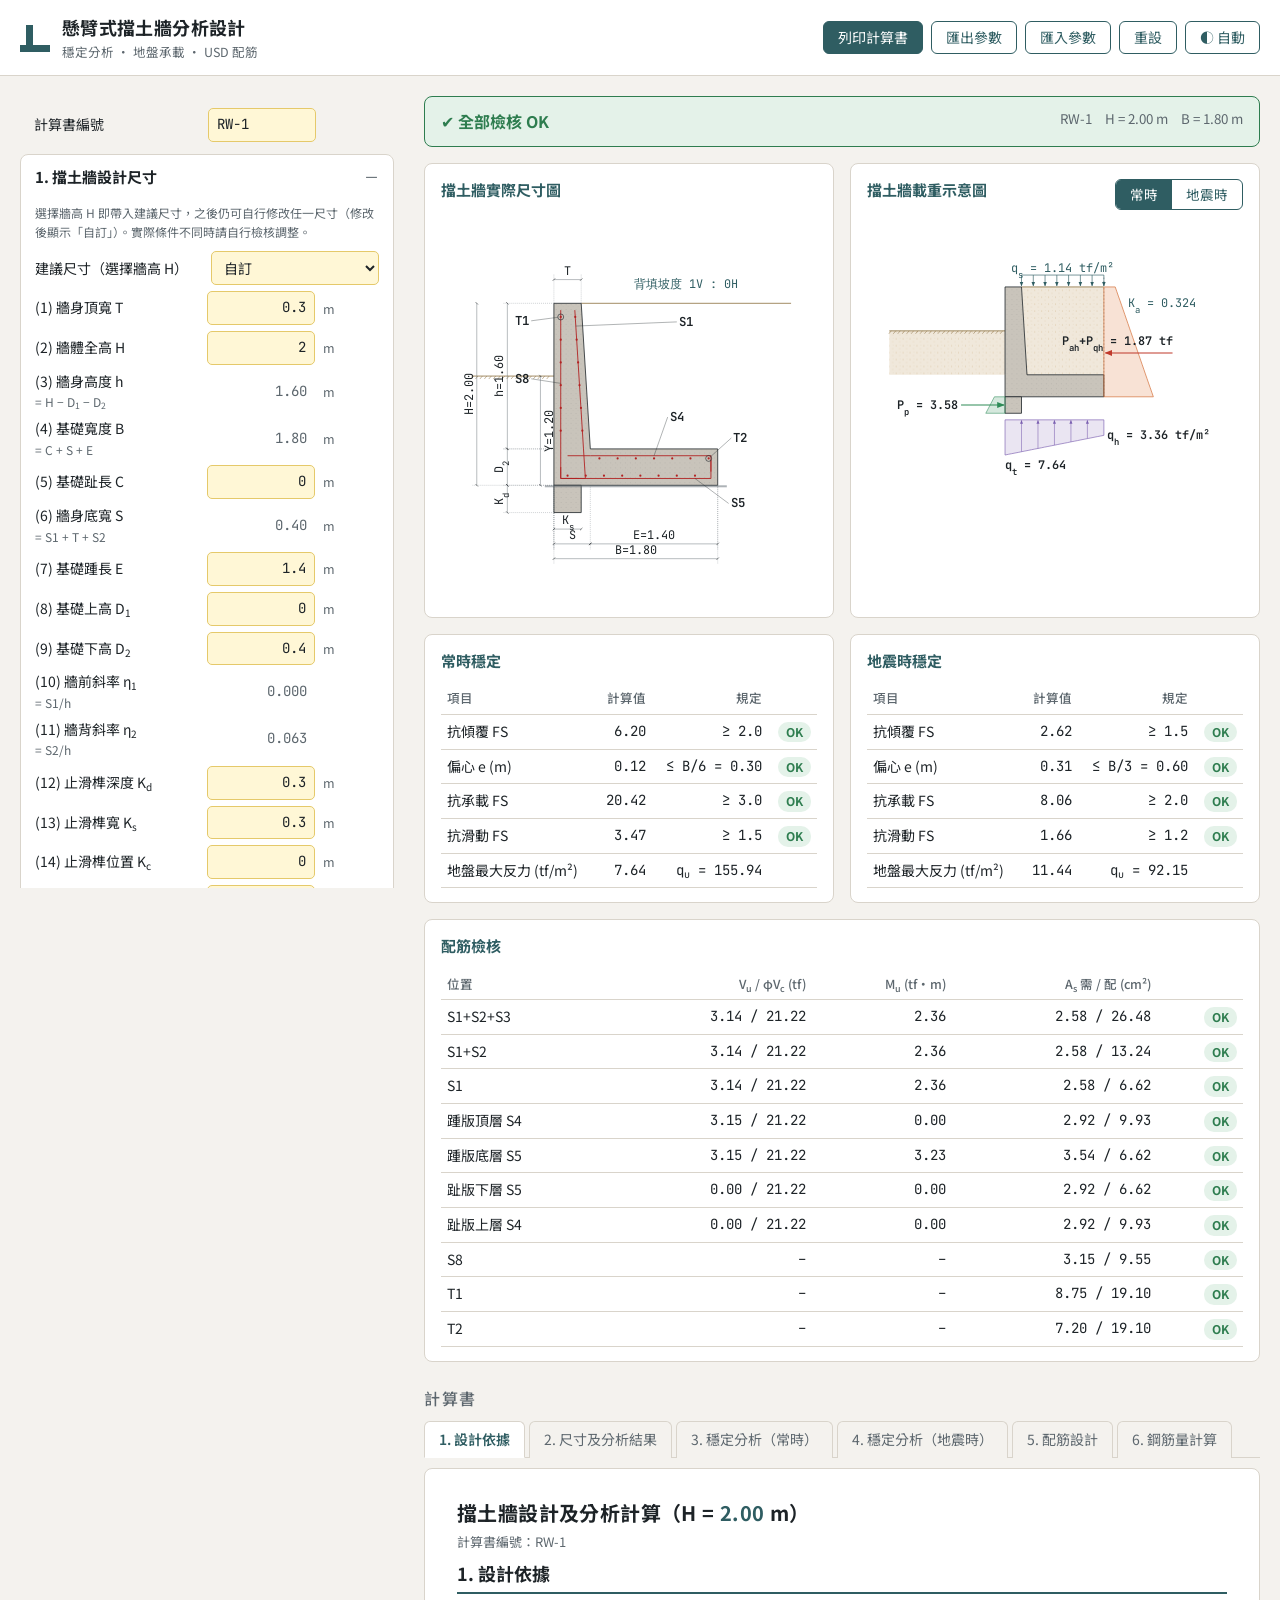
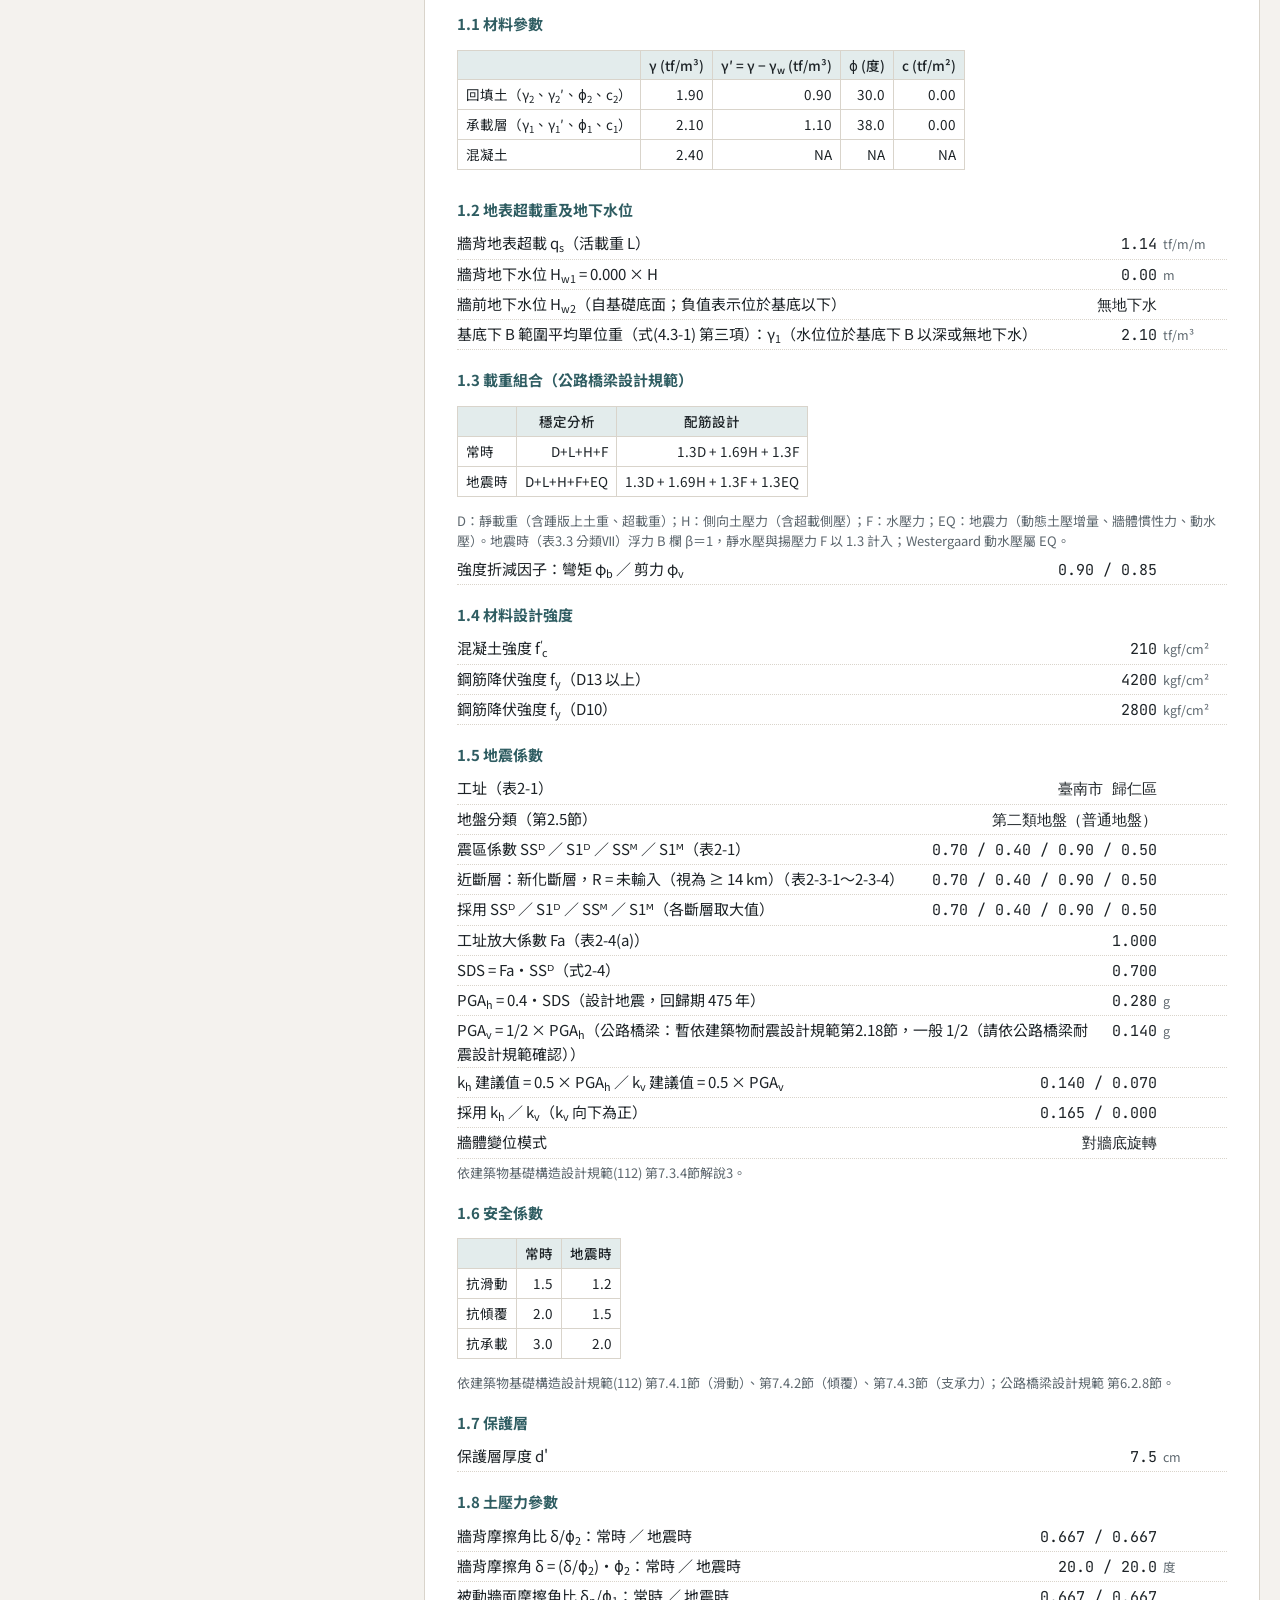
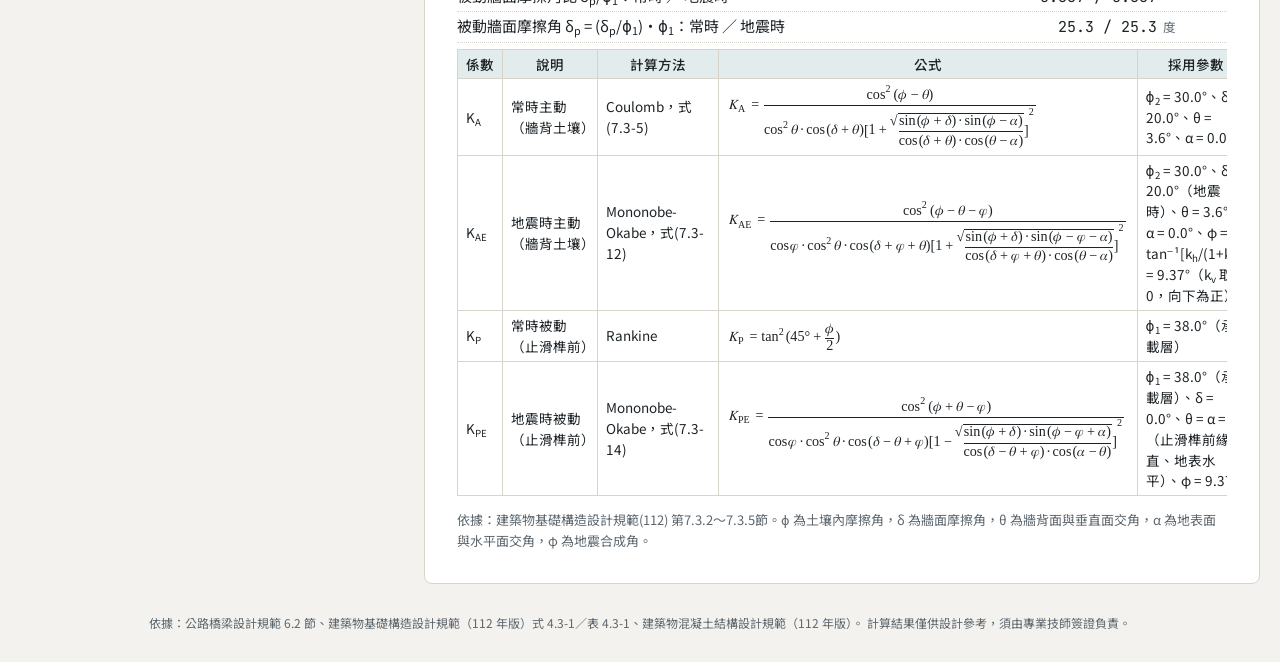
<file: index.html>
<!doctype html>
<html lang="zh-Hant-TW">
<head>
<meta charset="utf-8">
<meta name="viewport" content="width=device-width, initial-scale=1">
<title>懸臂式擋土牆分析設計</title>
<meta name="description" content="懸臂式擋土牆穩定分析與配筋設計（公路橋梁設計規範、建築物基礎構造設計規範、112年混凝土結構設計規範）">
<link rel="preconnect" href="https://fonts.googleapis.com">
<link rel="preconnect" href="https://fonts.gstatic.com" crossorigin>
<link href="https://fonts.googleapis.com/css2?family=Noto+Sans+TC:wght@400;500;700&family=JetBrains+Mono:wght@400;600&display=swap" rel="stylesheet">
<link rel="stylesheet" href="style.css?v=33">
</head>
<body>
<header class="topbar">
  <div class="brand">
    <span class="mark" aria-hidden="true"></span>
    <div>
      <h1>懸臂式擋土牆分析設計</h1>
      <p class="sub">穩定分析 · 地盤承載 · USD 配筋</p>
    </div>
  </div>
  <div class="actions">
    <button id="btnPrint" class="btn">列印計算書</button>
    <button id="btnSave" class="btn ghost">匯出參數</button>
    <label class="btn ghost" for="fileLoad">匯入參數</label>
    <input type="file" id="fileLoad" accept=".json" hidden>
    <button id="btnReset" class="btn ghost">重設</button>
    <button id="btnTheme" class="btn ghost" title="切換淺色／深色頁面">◐ 自動</button>
  </div>
</header>

<nav class="tabs" role="tablist">
  <button role="tab" data-tab="input" class="on">輸入</button>
  <button role="tab" data-tab="result">結果</button>
  <button role="tab" data-tab="report">計算書</button>
</nav>

<main class="layout">
  <section id="pane-input" class="pane input-pane on" aria-label="輸入參數">
    <form id="form" autocomplete="off"></form>
    <p class="legend"><span class="sw"></span>可輸入欄位，修改後即時重算</p>
  </section>

  <div class="right">
  <section id="pane-result" class="pane result-pane" aria-label="分析結果">
    <div id="verdict" class="verdict"></div>
    <div class="figs">
      <div class="card">
        <div class="card-h"><h2>擋土牆實際尺寸圖</h2></div>
        <div id="dims" class="figure"></div>
      </div>
      <div class="card">
        <div class="card-h"><h2>擋土牆載重示意圖</h2>
          <div class="seg" role="group" aria-label="載重狀況"><button data-mode="n" class="on">常時</button><button data-mode="e">地震時</button></div>
        </div>
        <div id="section" class="figure"></div>
      </div>
    </div>
    <div class="grid2">
      <div class="card"><h2>常時穩定</h2><div id="sumN"></div></div>
      <div class="card"><h2>地震時穩定</h2><div id="sumE"></div></div>
    </div>
    <div class="card"><h2>配筋檢核</h2><div id="sumRC"></div></div>
  </section>

  <section id="pane-report" class="pane report-pane" aria-label="計算書">
    <h2 class="report-title">計算書</h2>
    <div class="rtabs" role="tablist" aria-label="計算書分頁"><button data-rt="1" class="on">1. 設計依據</button><button data-rt="2">2. 尺寸及分析結果</button><button data-rt="3">3. 穩定分析（常時）</button><button data-rt="4">4. 穩定分析（地震時）</button><button data-rt="5">5. 配筋設計</button><button data-rt="6">6. 鋼筋量計算</button></div>
    <article id="report" class="report"></article>
  </section>
  </div>
</main>

<footer class="foot">
  依據：公路橋梁設計規範 6.2 節、建築物基礎構造設計規範（112 年版）式 4.3-1／表 4.3-1、建築物混凝土結構設計規範（112 年版）。
  計算結果僅供設計參考，須由專業技師簽證負責。
</footer>

<script src="seisdata.js?v=1"></script>
<script src="calc.js?v=42"></script>
<script src="draw.js?v=12"></script>
<script src="sym.js?v=9"></script>
<script src="app.js?v=82"></script>
</body>
</html>
</file>
<file: style.css>
:root {
  --bg: #f4f2ee;
  --paper: #ffffff;
  --ink: #1d2327;
  --muted: #5d676e;
  --line: #d9d4cb;
  --accent: #2f5d62;
  --accent-soft: #e3ecec;
  --input: #fff7d6;
  --input-line: #e5c96a;
  --ok: #2e7d4f;
  --ok-soft: #e4f2e9;
  --ng: #b3261e;
  --ng-soft: #fbe7e5;
  --concrete: #c9c4bb;
  --soil: #d8c3a0;
  --water: #4f8fc0;
  --mono: "JetBrains Mono", ui-monospace, Consolas, monospace;
  --sans: "Noto Sans TC", "Microsoft JhengHei", system-ui, sans-serif;
}
@media (prefers-color-scheme: dark) {
  :root:not([data-theme="light"]) {
    --bg: #15191b; --paper: #1e2427; --ink: #e6e9ea; --muted: #9aa5ab; --line: #343d42;
    --accent: #7fb7bc; --accent-soft: #23343a; --input: #2e2a1a; --input-line: #7a6a2c;
    --ok: #6fcf97; --ok-soft: #1c3127; --ng: #ff8a80; --ng-soft: #3a2220;
    --concrete: #5c5d5f; --soil: #6e5d43; --water: #6aa9d8;
  }
}
:root[data-theme="dark"] {
  --bg: #15191b; --paper: #1e2427; --ink: #e6e9ea; --muted: #9aa5ab; --line: #343d42;
  --accent: #7fb7bc; --accent-soft: #23343a; --input: #2e2a1a; --input-line: #7a6a2c;
  --ok: #6fcf97; --ok-soft: #1c3127; --ng: #ff8a80; --ng-soft: #3a2220;
  --concrete: #5c5d5f; --soil: #6e5d43; --water: #6aa9d8;
}
* { box-sizing: border-box; }
html, body { margin: 0; }
body { background: var(--bg); color: var(--ink); font: 15px/1.55 var(--sans); -webkit-text-size-adjust: 100%; }
button, input, select { font: inherit; color: inherit; }

.topbar {
  display: flex; min-height: 64px; flex-wrap: wrap; gap: 12px 20px; align-items: center; justify-content: space-between;
  padding: 14px 20px; background: var(--paper); border-bottom: 1px solid var(--line);
  position: sticky; top: 0; z-index: 20;
}
.brand { display: flex; gap: 12px; align-items: center; }
.mark { width: 30px; height: 30px; flex: none; background:
  linear-gradient(var(--accent),var(--accent)) 6px 2px/7px 22px no-repeat,
  linear-gradient(var(--accent),var(--accent)) 0 22px/30px 7px no-repeat; }
h1 { font-size: 18px; margin: 0; letter-spacing: .02em; }
.sub { margin: 0; color: var(--muted); font-size: 12.5px; }
.actions { display: flex; flex-wrap: wrap; gap: 8px; }
.btn { border: 1px solid var(--accent); background: var(--accent); color: var(--paper); padding: 6px 14px;
  border-radius: 6px; cursor: pointer; font-size: 14px; line-height: 1.4; }
.btn.ghost { background: transparent; color: var(--accent); }
.btn:hover { filter: brightness(1.08); }

.tabs { display: none; }
.layout { display: grid; grid-template-columns: 380px minmax(0, 1fr); gap: 24px; padding: 20px;
  max-width: 1560px; margin: 0 auto; align-items: start; }
.input-pane { position: sticky; top: var(--topbar-h, 80px); max-height: calc(100vh - var(--topbar-h, 80px) - 16px);
  overflow-y: auto; overscroll-behavior: contain; padding: 0 6px 12px 0; align-self: start; }
.right { min-width: 0; }
.result-pane, .report-pane { min-width: 0; }
.report-title { font-size: 16px; color: var(--muted); font-weight: 500; margin: 24px 0 10px; letter-spacing: .1em; }
.card-h { display: flex; justify-content: space-between; align-items: center; gap: 10px; flex-wrap: wrap; margin-bottom: 8px; }
.card-h h2 { margin: 0; }
.seg { display: inline-flex; border: 1px solid var(--accent); border-radius: 6px; overflow: hidden; }
.seg button { border: 0; background: transparent; padding: 4px 14px; cursor: pointer; color: var(--accent); font-size: 13.5px; }
.seg button.on { background: var(--accent); color: var(--paper); }
.figure svg, .dimfig svg { width: 100%; height: auto; display: block; max-height: 560px; }
.dimfig { max-width: 620px; margin: 8px auto 12px; }
.dimfig img { width: 100%; height: auto; display: block; border-radius: 4px; }
/* drawing styles */
.draw { font-family: var(--mono); font-size: 12px; color: var(--ink); }
.draw text { fill: var(--ink); }
.draw .conc { stroke: var(--ink); stroke-width: 1.6; stroke-linejoin: round; }
.draw .gl { stroke: #8a6d3b; stroke-width: 1.6; }
.draw .gh { stroke: #8a6d3b; stroke-width: 1; }
.draw .wl { stroke: var(--water); stroke-width: 1.4; stroke-dasharray: 7 4; }
.draw .wt { fill: var(--water); font-size: 11.5px; }
.draw .vb { stroke: var(--muted); stroke-width: 1; stroke-dasharray: 3 4; }
.draw .ld { stroke: var(--accent); stroke-width: 1.3; fill: none; }
.draw .lt { fill: var(--accent); font-size: 12px; }
.draw .pe { fill: #e07a3f; fill-opacity: .22; stroke: #d0642a; stroke-width: 1.3; }
.draw .pwd { fill: var(--water); fill-opacity: .25; stroke: var(--water); stroke-width: 1.1; }
.draw .pr { fill: #7a5fb0; fill-opacity: .16; stroke: #7a5fb0; stroke-width: 1.3; }
.draw .ra { stroke: #7a5fb0; stroke-width: 1.1; }
.draw .pp { fill: #2e8b57; fill-opacity: .2; stroke: #2e8b57; stroke-width: 1.1; }
.draw .res { stroke: #c0392b; stroke-width: 2.2; }
.draw .pp-a { stroke: #2e8b57; }
.draw .rt { font-size: 12px; font-weight: 600; }
.draw .cap { fill: var(--muted); font-size: 12px; }
.draw .dim line { stroke: var(--muted); stroke-width: .9; color: var(--muted); }
.draw .dim text { fill: var(--ink); font-size: 12px; }
.draw .ext { stroke: var(--muted); stroke-width: .6; stroke-dasharray: 2 2; }
.draw .rb { stroke: #b22222; stroke-width: 1.8; fill: none; stroke-linejoin: round; }
.draw .rb2 { stroke: #d2691e; }
.draw .rb3 { stroke: #8b4513; }
.draw .rd { fill: #b22222; }
.draw .ring { fill: none; stroke: var(--ink); stroke-width: 1.2; }
.draw .ldr { stroke: var(--ink); stroke-width: .7; }
.draw .bl { font-size: 12.5px; font-weight: 600; }
.draw .bl.small { font-weight: 400; font-size: 11px; fill: var(--muted); }
.draw .weep { stroke: var(--water); stroke-width: 3; stroke-dasharray: 4 2; }
.draw .lev { fill: var(--muted); opacity: .5; }

/* form */
details.grp { background: var(--paper); border: 1px solid var(--line); border-radius: 8px; margin-bottom: 10px; }
details.grp > summary { cursor: pointer; padding: 10px 14px; font-weight: 700; list-style: none; display: flex;
  justify-content: space-between; align-items: center; }
details.grp > summary::after { content: "＋"; color: var(--muted); font-weight: 400; }
details.grp[open] > summary::after { content: "－"; }
details.grp > summary::-webkit-details-marker { display: none; }
.fields { padding: 4px 14px 12px; display: grid; grid-template-columns: 1fr; gap: 6px; }
.f { display: grid; grid-template-columns: 1fr 108px 56px; gap: 8px; align-items: center; font-size: 14px; }
.f label { color: var(--ink); }
.f .u { color: var(--muted); font-size: 12.5px; }
.f input, .f select { width: 100%; padding: 5px 8px; border: 1px solid var(--input-line); background: var(--input);
  border-radius: 5px; text-align: right; font-family: var(--mono); font-size: 14px; }
.f select { text-align: left; font-family: var(--sans); }
.f.wide { grid-template-columns: 1fr 1fr; }
.f.wide select { grid-column: 2; }
.f .calc { font-family: var(--mono); text-align: right; padding: 5px 8px; color: var(--muted); }
.hint { font-size: 12px; color: var(--muted); margin: 2px 0 4px; }
.bars { width: 100%; border-collapse: collapse; font-size: 13.5px; }
.bars th { text-align: left; font-weight: 500; color: var(--muted); padding: 4px; }
.bars td { padding: 3px 4px; }
.bars input { width: 100%; padding: 4px 6px; border: 1px solid var(--input-line); background: var(--input);
  border-radius: 5px; text-align: right; font-family: var(--mono); }
.legend { font-size: 12.5px; color: var(--muted); display: flex; gap: 6px; align-items: center; }
.legend .sw { width: 14px; height: 14px; background: var(--input); border: 1px solid var(--input-line); border-radius: 3px; }

/* results */
.card { background: var(--paper); border: 1px solid var(--line); border-radius: 8px; padding: 14px 16px; margin-bottom: 16px; min-width: 0; }
.card h2 { font-size: 15px; margin: 0 0 10px; color: var(--accent); }
.grid2 { display: grid; grid-template-columns: 1fr 1fr; gap: 16px; }
.verdict { border-radius: 8px; padding: 12px 16px; margin-bottom: 16px; font-weight: 700; font-size: 16px;
  display: flex; justify-content: space-between; gap: 10px; flex-wrap: wrap; }
.verdict.ok { background: var(--ok-soft); color: var(--ok); border: 1px solid var(--ok); }
.verdict.ng { background: var(--ng-soft); color: var(--ng); border: 1px solid var(--ng); }
.verdict small { font-weight: 400; color: var(--muted); }
.kv { width: 100%; border-collapse: collapse; font-size: 14px; }
.kv th, .kv td { padding: 6px 6px; border-bottom: 1px solid var(--line); text-align: right; }
.kv th:first-child, .kv td:first-child { text-align: left; }
.kv th { color: var(--muted); font-weight: 500; font-size: 12.5px; }
.num { font-family: var(--mono); font-variant-numeric: tabular-nums; }
.tag { display: inline-block; font-size: 12px; font-weight: 700; padding: 1px 8px; border-radius: 10px; }
.tag.ok { background: var(--ok-soft); color: var(--ok); }
.tag.ng { background: var(--ng-soft); color: var(--ng); }
.section-svg svg { width: 100%; height: auto; max-height: 420px; display: block; }
.section-svg text { font-family: var(--mono); font-size: 11px; fill: var(--muted); }
.scroll { overflow-x: auto; -webkit-overflow-scrolling: touch; }

/* report */
.report { background: var(--paper); border: 1px solid var(--line); border-radius: 8px; padding: 28px 32px; }
.report h2 { font-size: 18px; border-bottom: 2px solid var(--accent); padding-bottom: 4px; margin: 28px 0 12px; }
.report h2:first-child { margin-top: 0; }
.report h3 { font-size: 15px; margin: 18px 0 8px; color: var(--accent); }
.report h4 { font-size: 14px; margin: 14px 0 6px; }
.report p { margin: 4px 0; }
.report .eq { display: grid; grid-template-columns: minmax(0, 1fr) auto; gap: 4px 12px; padding: 2px 0;
  border-bottom: 1px dotted var(--line); align-items: baseline; }
.report .eq .v { font-family: var(--mono); text-align: right; }
.report .eq .u { color: var(--muted); font-size: 12.5px; }
.report .eq .vu { white-space: nowrap; text-align: right; }
.report .eq .vu .v { display: inline-block; white-space: nowrap; }
.report .eq .vu .u { display: inline-block; min-width: 5.6em; padding-left: .45em; text-align: left; white-space: nowrap; }
.report .eq.key .v { font-weight: 700; color: var(--accent); }
.report table.t { border-collapse: collapse; width: 100%; font-size: 13.5px; margin: 6px 0 10px; }
.report table.t th, .report table.t td { border: 1px solid var(--line); padding: 4px 8px; text-align: right; }
.report table.t th { background: var(--accent-soft); text-align: center; font-weight: 500; }
.report table.t td:first-child { text-align: left; }
.report table.t tr.sum td { font-weight: 700; }
.note { color: var(--muted); font-size: 13px; }
.report .fx { display: flex; flex-wrap: wrap; align-items: center; justify-content: space-between; gap: 4px 12px; padding: 8px 0; overflow-x: auto; }
.report .fx math { font-size: 1.1em; margin: 0; }
.report .fx .u { color: var(--muted); font-size: 12.5px; white-space: nowrap; }

.foot { color: var(--muted); font-size: 12px; text-align: center; padding: 10px 20px 30px; max-width: 1100px; margin: 0 auto; }

/* tablet */
@media (max-width: 1080px) {
  .layout { grid-template-columns: 330px minmax(0, 1fr); gap: 16px; padding: 16px; }
  .grid2 { grid-template-columns: 1fr; }
}
/* phone */
@media (max-width: 760px) {
  .topbar { padding: 10px 16px; position: static; }
  .actions .btn { padding: 5px 10px; font-size: 13px; }
  .tabs { display: flex; position: sticky; top: 0; z-index: 20; background: var(--paper); border-bottom: 1px solid var(--line); }
  .tabs button { flex: 1; padding: 11px 0; border: 0; background: none; border-bottom: 3px solid transparent; cursor: pointer; font-weight: 500; color: var(--muted); }
  .tabs button.on { color: var(--accent); border-bottom-color: var(--accent); }
  .layout { display: block; padding: 12px 16px; }
  .pane { display: none; }
  .pane.on { display: block; }
  .input-pane { position: static; max-height: none; overflow: visible; padding: 0; }
  .right { display: contents; }
  .figure { overflow-x: auto; -webkit-overflow-scrolling: touch; }
  .figure svg { min-width: 600px; }
  .report-title { display: none; }
  .f { grid-template-columns: 1fr 96px 48px; }
  .report { padding: 16px; }
  .report .eq .vu .u { min-width: 3.2em; }
}

@media print {
  @page { size: A4; margin: 15mm; }
  body { background: #fff; color: #000; font-size: 11pt; }
  .topbar, .tabs, .input-pane, .result-pane, .foot, .legend, .report-title { display: none !important; }
  .dimfig { max-width: 150mm; }
  .layout { display: block; padding: 0; }
  .report-pane { display: block !important; }
  .report { border: 0; padding: 0; }
  .report h2 { break-before: page; }
  .report h2:first-child { break-before: auto; }
  .report table, .report .eq { break-inside: avoid; }
}

/* top figures side by side */
.figs { display: grid; grid-template-columns: minmax(0, 1fr) minmax(0, 1fr); gap: 16px; }
@media (max-width: 760px) { .figs { grid-template-columns: minmax(0, 1fr); } }
.figs .card { margin-bottom: 16px; }
.figs .figure svg { max-height: 460px; }
/* report 2.1: table left, picture right */
.dimrow { display: flex; gap: 20px; align-items: flex-start; }
.dimtab { flex: 1 1 320px; min-width: 0; }
.dimtab table.t { margin-top: 0; }
.dimimg { flex: 1 1 360px; max-width: 460px; }
.dimimg { border: 1px solid var(--line); border-radius: 4px; padding: 6px; }
.dimmask { width: 100%; aspect-ratio: 760 / 1035; background-color: var(--ink);
  -webkit-mask: url(wall-dims-v3.png) center / contain no-repeat; mask: url(wall-dims-v3.png) center / contain no-repeat; }
.dimprint { display: none; width: 100%; height: auto; }
@media (max-width: 760px) { .dimrow { flex-direction: column; } .dimimg { max-width: 100%; } }
@media print { .dimrow { flex-direction: row; } .dimimg { max-width: 80mm; border: 0; } .dimmask { display: none; } .dimprint { display: block; } }

/* report: figure to the right of table */
.sidefig { display: flex; gap: 20px; align-items: flex-start; }
.sf-main { flex: 1 1 0; min-width: 0; }
.sf-fig { flex: 0 0 38%; max-width: 420px; background: var(--paper); border: 1px solid var(--line); border-radius: 4px; padding: 6px; }
.sf-fig svg { width: 100%; height: auto; display: block; }
.draw .bn { font-family: var(--sans); font-size: 15px; font-weight: 700; fill: var(--ink); }
.draw .ppa { stroke: #d62728; stroke-width: 1.8; }
@media (max-width: 1100px) { .sidefig { flex-direction: column; } .sf-fig { flex-basis: auto; width: 100%; max-width: 480px; } }
@media print { .sidefig { flex-direction: row; } .sf-fig { flex: 0 0 38%; } }
@media (max-width: 600px) { .report .fx math { font-size: 0.9em; } }

/* 參數代號上下標 */
.sym { white-space: nowrap; }
.sym sub, .sym sup { font-size: 72%; line-height: 0; }
.sym sub { vertical-align: -0.28em; }
.sym sup { vertical-align: 0.45em; margin-right: -0.05em; }
.grp.plain > .fields { padding-top: 12px; }
/* 上方兩張動態圖：標示字體放大 1 倍 */
.figs .draw { font-size: 24px; }
.figs .draw .rt, .figs .draw .lt, .figs .draw .cap, .figs .draw .dim text { font-size: 24px; }
.figs .draw .wt { font-size: 23px; }
.figs .draw .bl { font-size: 25px; }
.figs .draw .bl.small { font-size: 22px; }

.report table.t td.fxc { white-space: nowrap; padding: 6px 10px; }
.report table.t td.fxc math { font-size: 1.05em; }
.f label .rel { display: block; font-size: 12px; color: var(--muted); margin-top: 1px; }
.figtog { margin: 8px 0 4px; border: 1px solid var(--line); border-radius: 6px; padding: 6px 10px; }
.figtog summary { cursor: pointer; color: var(--accent); font-size: 13.5px; }
.figtog img { display: block; width: 100%; height: auto; margin-top: 8px; background: #fff; border-radius: 4px; }
@media print { .figtog { display: none; } }

/* 計算書標題 */
.report .rtitle { font-size: 20px; margin: 0 0 4px; }
.report .rtitle .hv { color: var(--accent); }
.report .rid { color: var(--muted); font-size: 13px; margin: 0 0 8px; }

/* ---------- 列印：比照工程顧問計算書排版 ---------- */
@media print {
  @page { size: A4; margin: 14mm 14mm 16mm 16mm; }
  /* 字體與網頁相同（--sans；數值 --mono） */
  .report, .report * { -webkit-print-color-adjust: exact; print-color-adjust: exact; }
  .report { font-size: 10.5pt; line-height: 1.35; color: #000; }
  .report .rtitle { font-size: 16pt; font-weight: 700; margin: 0 0 2mm; letter-spacing: .02em; }
  .report .rtitle .hv { color: #e00000; font-weight: 700; }
  .report .rid { font-size: 9pt; color: #000; margin: 0 0 4mm; }
  .report h2 { font-size: 13pt; font-weight: 700; border: 0; padding: 0; margin: 4mm 0 2mm; color: #000; }
  .report h1 + .rid + h2, .report h1 + h2 { break-before: auto; }
  .report h3 { font-size: 11pt; font-weight: 700; color: #000; margin: 3.5mm 0 1.5mm 3mm; }
  .report h4 { font-size: 10.5pt; font-weight: 700; margin: 2.5mm 0 1mm 6mm; }
  .report > :not(h1):not(h2):not(h3):not(h4):not(.rid), .report .sec-in > :not(h3) { margin-left: 7mm; }
  .report .sec-in { margin-left: 0 !important; }
  .report p, .report .note { font-size: 9.5pt; color: #000; }
  /* 數值：藍色；輸入值（設計依據）加黃底 */
  .report .eq { border: 0; padding: .4mm 0; grid-template-columns: minmax(0, 1fr) auto; gap: 0 2mm; }
  .report .eq .vu .u { min-width: 16mm; padding-left: 1.5mm; }
  .report .eq .v { color: #0000e0; }
  .report .eq .u { color: #000; font-size: 9.5pt; }
  .report .eq.key .v { color: #0000e0; font-weight: 700; border: 1px solid #000; padding: 0 2mm; }
  .report .sec-in .eq .v, .report .sec-in table.t td:not(:first-child) { background: #ffff99; }
  .report .sec-in .eq .v { padding: 0 2mm; }
  /* 表格：黑色全格線，表頭淡綠底 */
  .report table.t { font-size: 9.5pt; margin: 1mm 0 2.5mm; width: auto; min-width: 60%; }
  .report table.t th, .report table.t td { border: 1px solid #000; padding: .6mm 2mm; color: #000; }
  .report table.t th { background: #ccffcc; font-weight: 400; }
  .report table.t td.nv { color: #0000e0; }
  .report table.stab td { text-align: center; }
  .report table.rbt { width: 100%; }
  .report table.rbt th { padding: .3mm 1mm; line-height: 1.15; }
  .report table.rbt td { text-align: center; padding: .4mm 1mm; }
  .report table.rbt td.in { background: #ffff99; color: #0000e0; }
  .report table.rbt td.res { background: #e6e6e6; white-space: nowrap; color: #000 !important; }
  .report .ngt { color: #e00000 !important; }
  .report table.stab td.rm { text-align: left; white-space: nowrap; }
  .report .ck { display: inline-block; border: 1px solid #000; padding: 0 2mm; white-space: nowrap; color: #000 !important; font-weight: 400; }
  .report .ck.ng { color: #e00000 !important; }
  .report .dimtab table.t { width: 100%; }
  .report .scroll { overflow: visible; }
  /* 檢核結果 */
  .tag { border-radius: 0; background: none !important; border: 1px solid #000; color: #000 !important; font-weight: 400; padding: 0 2mm; }
  .tag.ng { color: #e00000 !important; }
  .tag::after { content: "!"; }
  /* 示意圖置於頁面左側 */
  .sidefig { flex-direction: row !important; gap: 4mm; }
  .sf-fig { flex: 0 0 52mm !important; max-width: 52mm; border: 0; padding: 0; }
  .sf-main { flex: 1 1 0; min-width: 0; }
  .report .sidefig .sf-main > * { margin-left: 0; }
  .dimrow { flex-direction: row !important; gap: 4mm; }
  .dimimg { flex: 0 0 80mm; max-width: 80mm; }
  /* 不列印：1.8 節、規範引用文字 */
  .report .sec18, .report .cref { display: none !important; }
  .report h2, .report h3, .report h4 { break-after: avoid; page-break-after: avoid; }
  .report .scroll, .report .sidefig, .report .dimrow { break-inside: avoid; }
}

/* 穩定分析結果表（畫面） */
.report table.stab td { text-align: center; }
.report table.stab td.rm { text-align: left; font-size: 12.5px; }
.report .ck { white-space: nowrap; font-weight: 600; color: var(--ok); }
.report .ck.ng { color: var(--ng); }

/* 配筋設計總表（畫面） */
.report table.rbt td { text-align: center; }
.report table.rbt td.res { white-space: nowrap; color: var(--ok); }
.report table.rbt .ngt { color: var(--ng); }

/* 5.1 設計條件：依編號分行，懸掛縮排 */
.report .conds p { margin: 2px 0; padding-left: 1.4em; text-indent: -1.4em; }

/* 5.1 設計條件（比照計算書） */
.report .c51 p { padding-left: 1.2em; text-indent: -1.2em; }
.report .c51t { display: inline-flex; flex-direction: column; vertical-align: top; text-indent: 0; margin-left: .6em; }
.report .hl { font-family: var(--mono); font-weight: 600; color: var(--accent); padding: 0 .4em; }
@media print { .report .hl { background: #e6e6e6; color: #e00000; font-weight: 400; } }

/* 僅畫面／僅列印 */
.report .prt-only { display: none; }
@media print { .report .scr-only { display: none !important; } .report div.prt-only { display: block; } .report span.prt-only { display: inline; } }

/* 網頁表格：靠左、依內容寬度（不滿版） */
.report table.t { width: auto; max-width: 100%; }
.report .dimtab table.t { width: 100%; }
.report table.stab td.c { text-align: center; }

/* 計算書分頁 */
.rtabs { display: flex; gap: 4px; flex-wrap: wrap; margin: 0 0 10px; border-bottom: 1px solid var(--line); }
.rtabs button { border: 1px solid var(--line); border-bottom: 0; background: var(--bg); color: var(--muted); padding: 7px 14px; border-radius: 6px 6px 0 0; cursor: pointer; font: inherit; font-size: 14px; margin-bottom: -1px; }
.rtabs button.on { background: var(--paper); color: var(--accent); font-weight: 600; border-color: var(--line); border-bottom: 1px solid var(--paper); }
.report .rt { display: none; }
.report .rt.on { display: block; }
.report .rt > h2:first-child { margin-top: 0; }
.report table.qty td.segs { text-align: left; font-size: 12.5px; white-space: nowrap; }
.report table.qty td:nth-child(2) { text-align: left; }
@media print {
  .rtabs { display: none !important; }
  .report .rt { display: block !important; }
  .report .rt:not([data-rt="1"]) { break-before: page; }
  .report .rt > h2:first-child { break-before: auto; }
  .report table.qty td.segs { font-size: 8.5pt; }
  .report table.qty td:nth-child(2) { min-width: 30mm; }
  .report table.qty { width: 100%; }
}

/* 工址選擇 */
#siteBox { grid-column: 1 / -1; }
.sitebox { border: 1px solid var(--line); border-radius: 8px; padding: 10px 12px; margin: 4px 0 10px; display: grid; gap: 6px; font-size: 14px; }
.sitebox .srow { display: flex; flex-wrap: wrap; align-items: center; gap: 6px 8px; }
.sitebox .srow.ind { padding-left: 1.6em; }
.sitebox .rad { display: inline-flex; align-items: center; gap: 4px; cursor: pointer; font-weight: 500; }
.sitebox select { font: inherit; padding: 3px 6px; border: 1px solid var(--line); border-radius: 6px; background: var(--paper); color: var(--ink); max-width: 100%; }
.sitebox select.stown { max-width: 220px; }
.sitebox .sref { font-size: 12px; color: var(--muted); margin-left: auto; }
.sitebox .sfault { color: var(--ng); font-weight: 500; }
.sitebox .sss { font-family: var(--mono); font-size: 13px; }
.sitebox table.sft { border-collapse: collapse; margin-left: 1.6em; font-size: 13px; }
.sitebox table.sft th, .sitebox table.sft td { border: 1px solid var(--line); padding: 3px 8px; }
.sitebox table.sft input { width: 90px; font: inherit; padding: 2px 6px; border: 1px solid var(--line); border-radius: 4px; text-align: right; background: var(--input, #fffbe6); color: var(--ink); }
.sitebox .siteout { background: var(--accent-soft); border-radius: 6px; padding: 6px 10px; font-size: 13px; line-height: 1.6; }
.f input.ro { background: transparent !important; border-style: dashed; color: var(--muted); }

/* 基礎版計算過程表（可展開） */
.report details.calcdet { border: 1px solid var(--line); border-radius: 8px; padding: 6px 12px; margin: 8px 0 12px; }
.report details.calcdet > summary { cursor: pointer; color: var(--accent); font-weight: 600; font-size: 14px; padding: 4px 0; }
.report table.ctab { font-size: 12.5px; }
.report table.ctab td, .report table.ctab th { padding: 3px 7px; white-space: nowrap; }
.report table.ctab td:first-child { white-space: normal; min-width: 9em; }
@media print { .report details.calcdet { display: none !important; } }

/* 彎矩圖、剪力圖 */
.report .bdiawrap { margin: 8px 0 14px; max-width: 760px; }
.report svg.bdia { width: 100%; height: auto; display: block; font-family: var(--sans); }
.report svg.bdia .bt { font-size: 14px; font-weight: 600; fill: var(--ink); }
.report svg.bdia .tk { font-size: 11.5px; fill: var(--muted); }
.report svg.bdia .gl2 { stroke: var(--line); stroke-width: 1; }
.report svg.bdia .zl { stroke: var(--muted); stroke-width: 1.2; }
.report svg.bdia .stemz { fill: var(--concrete); opacity: .18; }
.report svg.bdia .slab polygon { fill: var(--concrete); fill-opacity: .55; stroke: var(--ink); stroke-width: 1; }
.report svg.bdia .slab polygon.stemcut { fill-opacity: .3; stroke-dasharray: 3 3; }

/* 彎矩圖、剪力圖並排 */
.report .bdiarow { display: grid; grid-template-columns: repeat(2, minmax(0, 1fr)); gap: 16px; margin: 8px 0 14px; }
.report .bdiarow .bdiawrap { margin: 0; max-width: none; }
.report .bdiarow svg.bdia .bt { font-size: 19px; }
.report .bdiarow svg.bdia .tk { font-size: 16px; }
@media (max-width: 900px) { .report .bdiarow { grid-template-columns: minmax(0, 1fr); } .report .bdiarow svg.bdia .bt { font-size: 14px; } .report .bdiarow svg.bdia .tk { font-size: 11.5px; } }
</file>
